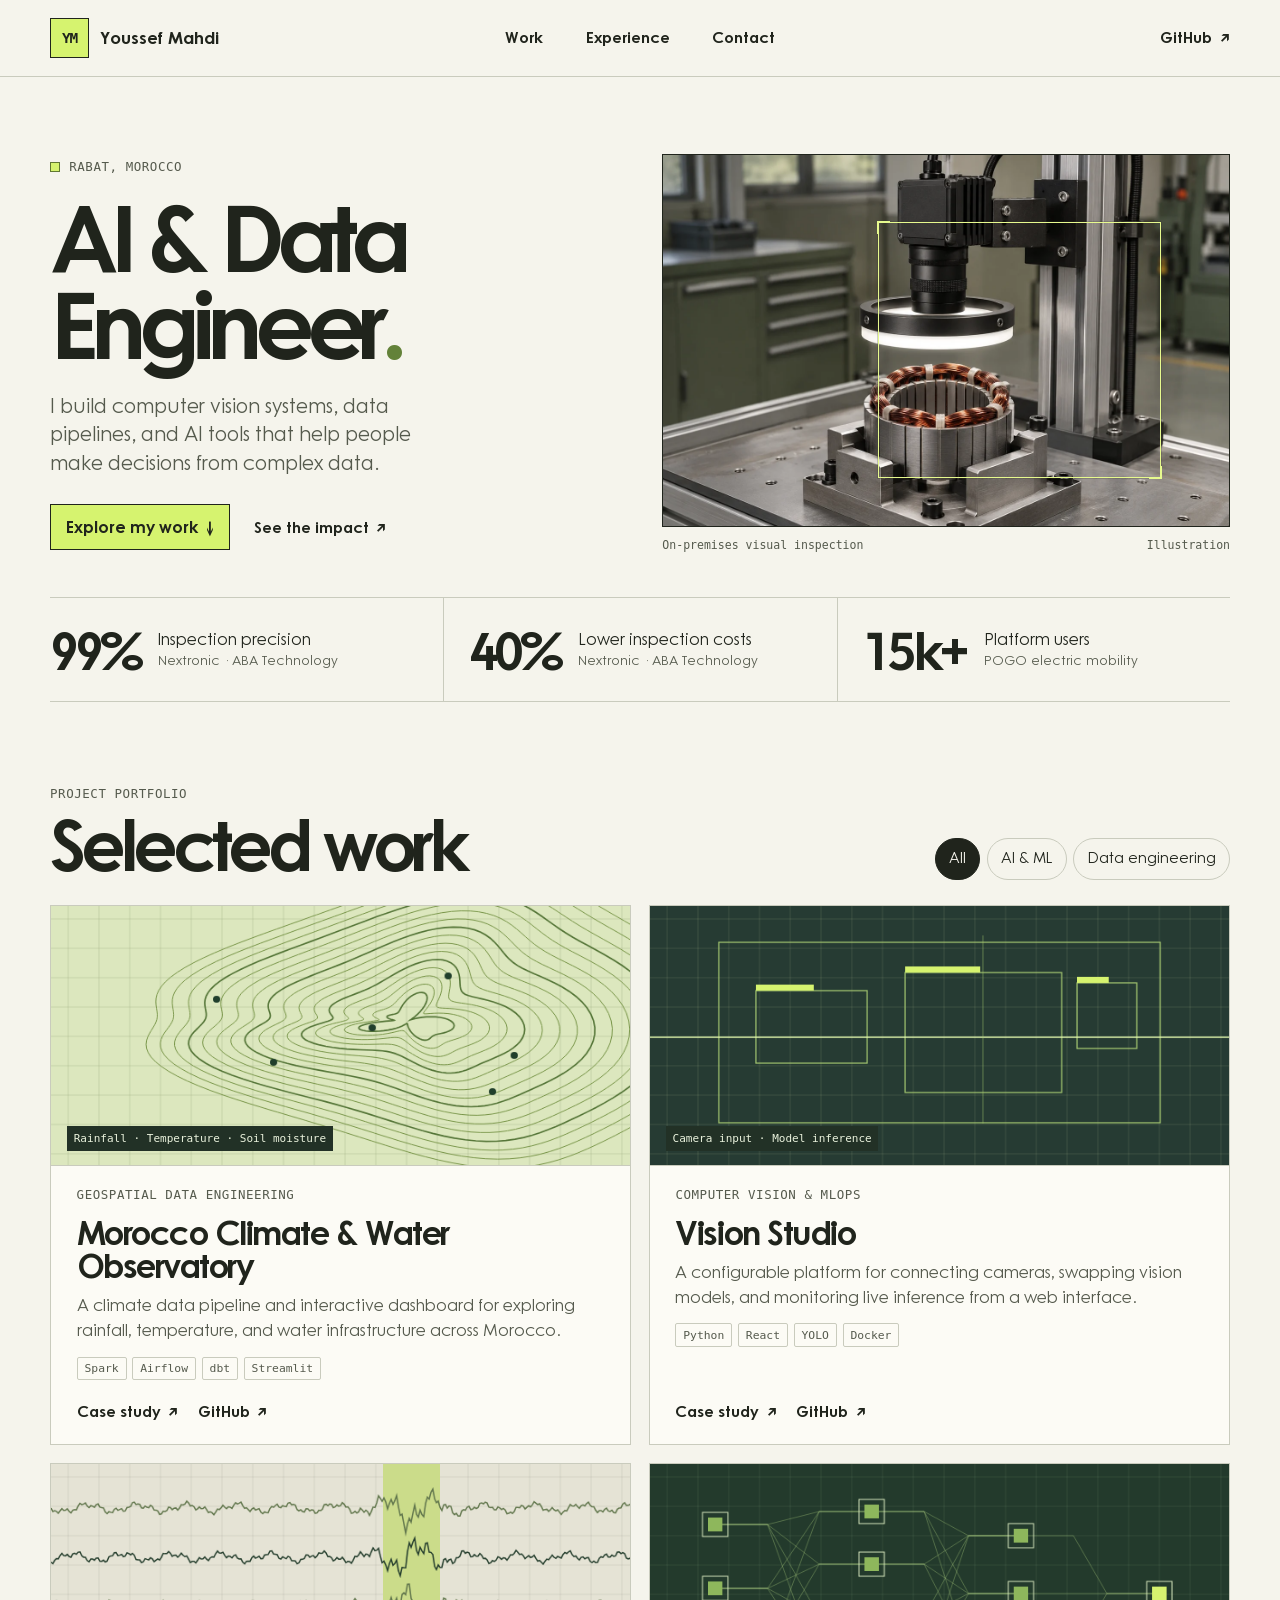
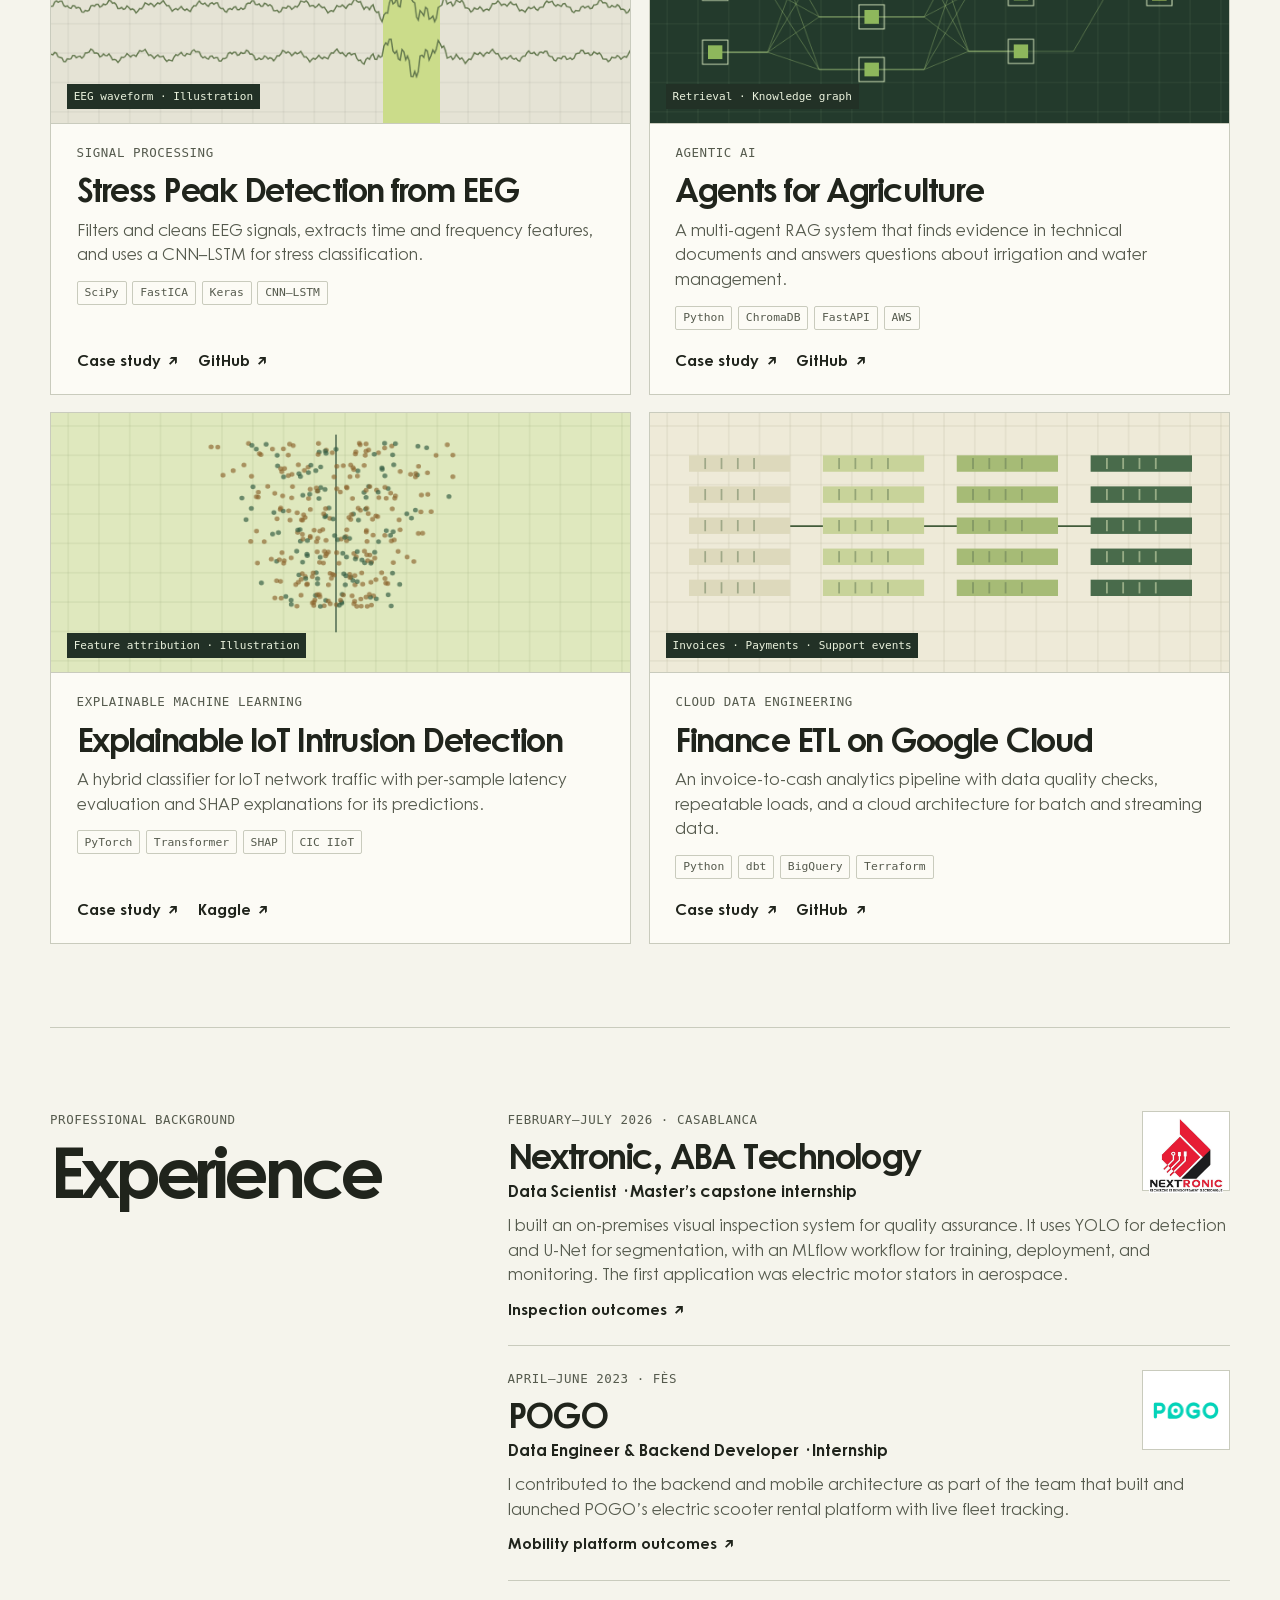
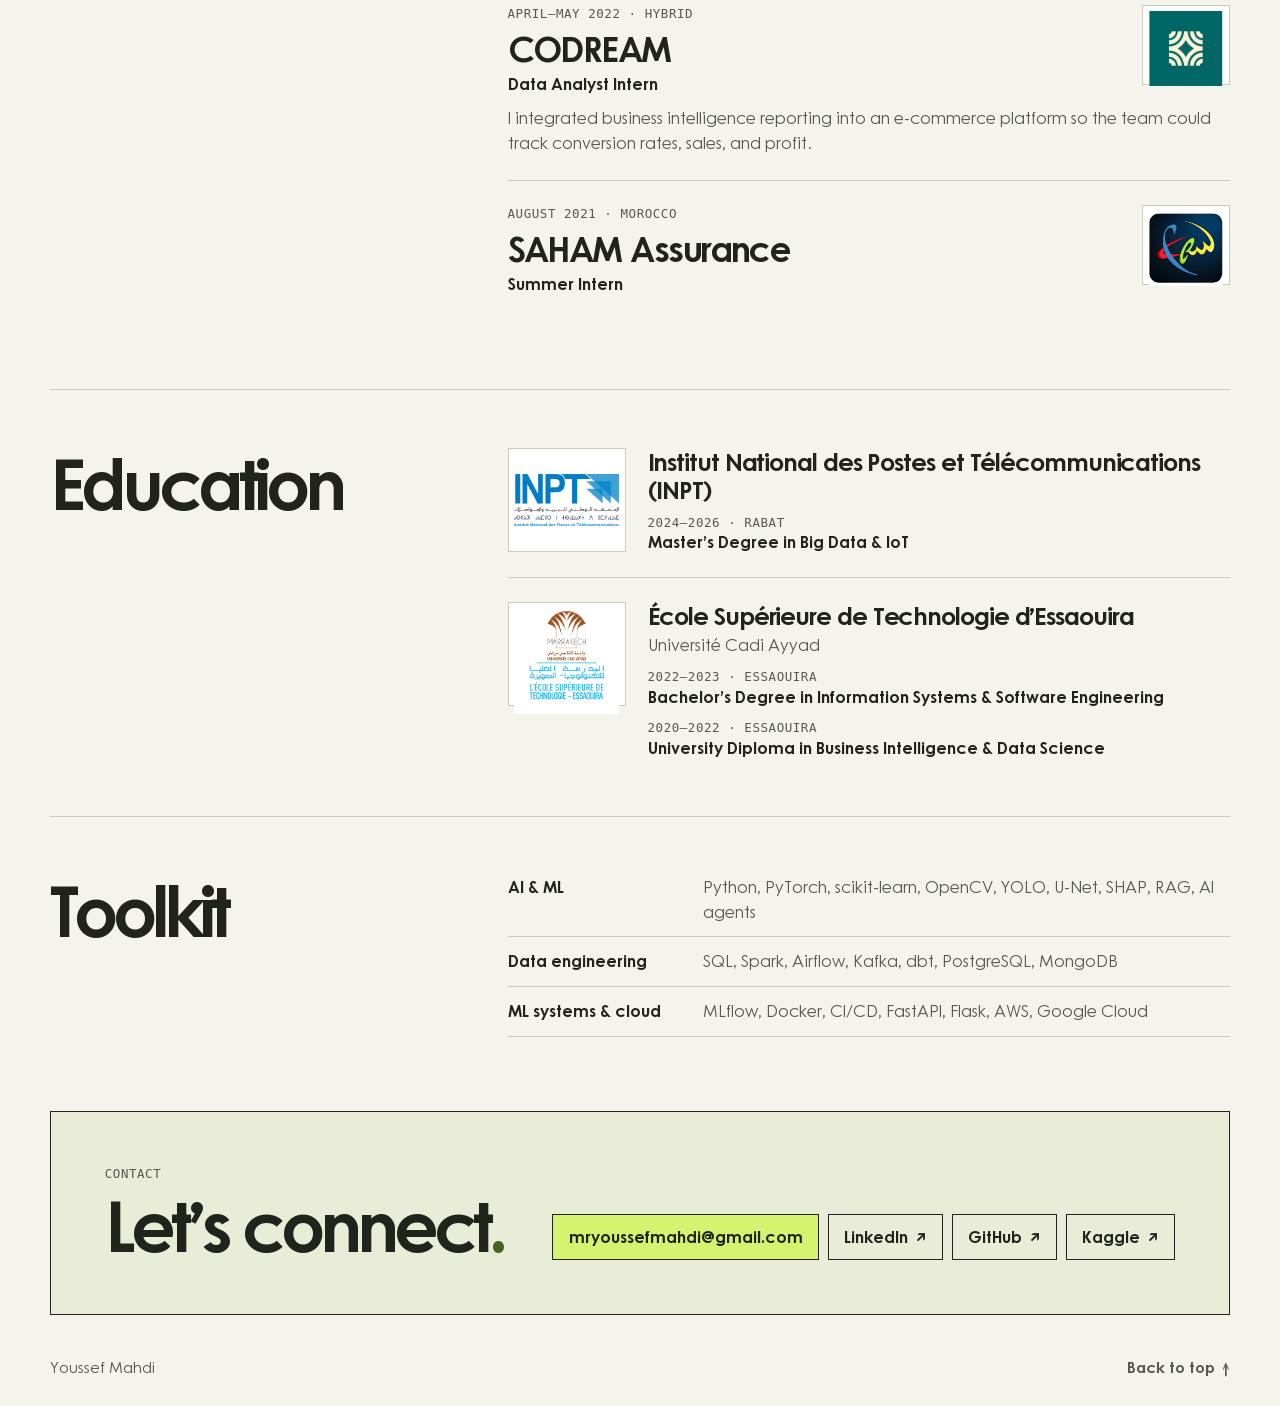
<file: index.html>
<!doctype html>
<html lang="en">
<head>
  <meta charset="utf-8">
  <meta name="viewport" content="width=device-width, initial-scale=1">
  <meta name="description" content="Youssef Mahdi, AI &amp; Data Engineer in Rabat. Selected work in computer vision, data engineering, agentic RAG, and signal processing.">
  <meta name="theme-color" content="#f5f4ec">
  <meta property="og:title" content="Youssef Mahdi · AI &amp; Data Engineer">
  <meta property="og:description" content="Selected projects and professional experience across applied AI and data engineering.">
  <meta property="og:type" content="website">
  <title>Youssef Mahdi · AI &amp; Data Engineer</title>
  <link rel="icon" href="assets/mark.png" type="image/png">
  <link rel="stylesheet" href="assets/site.css">
  <script src="assets/site.js" defer></script>
</head>
<body>
  <a class="skip-link" href="#main">Skip to content</a>
  <header class="site-header">
    <div class="shell header-inner">
      <a class="wordmark" href="index.html" aria-label="Youssef Mahdi, home"><span class="mark" aria-hidden="true">YM</span><span>Youssef Mahdi</span></a>
      <nav class="main-nav" aria-label="Main">
        <a href="#work">Work</a>
        <a href="#experience">Experience</a>
        <a href="#contact">Contact</a>
      </nav>
      <a class="header-link" href="https://github.com/mahdiyoussef">GitHub <span aria-hidden="true">↗</span></a>
    </div>
  </header>

  <main id="main" class="shell" tabindex="-1">
    <section class="hero" aria-labelledby="intro-title">
      <div class="hero-copy">
        <p class="kicker location">Rabat, Morocco</p>
        <h1 id="intro-title">AI &amp; Data<br>Engineer<span class="hero-period" aria-hidden="true">.</span></h1>
        <p class="intro">I build computer vision systems, data pipelines, and AI tools that help people make decisions from complex data.</p>
        <div class="hero-actions">
          <a class="button button-primary" href="#work">Explore my work <span aria-hidden="true">↓</span></a>
          <a class="text-link" href="impact.html">See the impact <span aria-hidden="true">↗</span></a>
        </div>
      </div>
      <figure class="hero-figure">
        <div class="hero-media">
          <img src="assets/inspection-station.webp" alt="Illustration of a machine vision camera inspecting an electric motor stator in a fixture" width="1320" height="880" fetchpriority="high">
          <span class="inspection-box" aria-hidden="true"></span>
        </div>
        <figcaption><span>On-premises visual inspection</span><span>Illustration</span></figcaption>
      </figure>
    </section>

    <section class="outcomes" aria-label="Professional outcomes">
      <div class="outcome"><strong>99%</strong><span>Inspection precision<br><small>Nextronic · ABA Technology</small></span></div>
      <div class="outcome"><strong>40%</strong><span>Lower inspection costs<br><small>Nextronic · ABA Technology</small></span></div>
      <div class="outcome"><strong>15k+</strong><span>Platform users<br><small>POGO electric mobility</small></span></div>
    </section>

    <section id="work" class="section" aria-labelledby="work-title">
      <div class="section-head work-head">
        <div>
          <p class="kicker">Project portfolio</p>
          <h2 id="work-title">Selected work</h2>
        </div>
        <div class="filters" role="group" aria-label="Filter projects" hidden>
          <button type="button" data-filter="all" aria-pressed="true">All</button>
          <button type="button" data-filter="ai" aria-pressed="false">AI &amp; ML</button>
          <button type="button" data-filter="data" aria-pressed="false">Data engineering</button>
        </div>
        <p class="sr-only" role="status" id="filter-status"></p>
      </div>

      <div class="project-grid">
        <article class="project-card" data-category="data">
          <div class="cover cover-climate" aria-hidden="true">
            <canvas data-art="climate" width="640" height="300"></canvas>
            <span class="cover-label">Rainfall · Temperature · Soil moisture</span>
          </div>
          <div class="project-content">
            <p class="kicker project-type">Geospatial data engineering</p>
            <h3>Morocco Climate &amp; Water Observatory</h3>
            <p>A climate data pipeline and interactive dashboard for exploring rainfall, temperature, and water infrastructure across Morocco.</p>
            <ul class="tags" aria-label="Technologies"><li>Spark</li><li>Airflow</li><li>dbt</li><li>Streamlit</li></ul>
            <div class="project-links">
              <a class="text-link" href="architecture.html#climate" aria-label="Case study: Morocco Climate &amp; Water Observatory">Case study <span aria-hidden="true">↗</span></a>
              <a class="text-link" href="https://github.com/mahdiyoussef/morocco-climate-and-water">GitHub <span aria-hidden="true">↗</span></a>
            </div>
          </div>
        </article>

        <article class="project-card" data-category="ai">
          <div class="cover cover-vision" aria-hidden="true">
            <canvas data-art="vision" width="640" height="300"></canvas>
            <span class="cover-label">Camera input · Model inference</span>
          </div>
          <div class="project-content">
            <p class="kicker project-type">Computer vision &amp; MLOps</p>
            <h3>Vision Studio</h3>
            <p>A configurable platform for connecting cameras, swapping vision models, and monitoring live inference from a web interface.</p>
            <ul class="tags" aria-label="Technologies"><li>Python</li><li>React</li><li>YOLO</li><li>Docker</li></ul>
            <div class="project-links">
              <a class="text-link" href="architecture.html#vision" aria-label="Case study: Vision Studio">Case study <span aria-hidden="true">↗</span></a>
              <a class="text-link" href="https://github.com/mahdiyoussef/vision-studio">GitHub <span aria-hidden="true">↗</span></a>
            </div>
          </div>
        </article>

        <article class="project-card" data-category="ai">
          <div class="cover cover-eeg" aria-hidden="true">
            <canvas data-art="eeg" width="640" height="300"></canvas>
            <span class="cover-label">EEG waveform · Illustration</span>
          </div>
          <div class="project-content">
            <p class="kicker project-type">Signal processing</p>
            <h3>Stress Peak Detection from EEG</h3>
            <p>Filters and cleans EEG signals, extracts time and frequency features, and uses a CNN–LSTM for stress classification.</p>
            <ul class="tags" aria-label="Technologies"><li>SciPy</li><li>FastICA</li><li>Keras</li><li>CNN–LSTM</li></ul>
            <div class="project-links">
              <a class="text-link" href="architecture.html#eeg" aria-label="Case study: Stress Peak Detection from EEG">Case study <span aria-hidden="true">↗</span></a>
              <a class="text-link" href="https://github.com/mahdiyoussef/stress-peaks-detection">GitHub <span aria-hidden="true">↗</span></a>
            </div>
          </div>
        </article>

        <article class="project-card" data-category="ai">
          <div class="cover cover-rag" aria-hidden="true">
            <canvas data-art="rag" width="640" height="300"></canvas>
            <span class="cover-label">Retrieval · Knowledge graph</span>
          </div>
          <div class="project-content">
            <p class="kicker project-type">Agentic AI</p>
            <h3>Agents for Agriculture</h3>
            <p>A multi-agent RAG system that finds evidence in technical documents and answers questions about irrigation and water management.</p>
            <ul class="tags" aria-label="Technologies"><li>Python</li><li>ChromaDB</li><li>FastAPI</li><li>AWS</li></ul>
            <div class="project-links">
              <a class="text-link" href="architecture.html#agriculture" aria-label="Case study: Agents for Agriculture">Case study <span aria-hidden="true">↗</span></a>
              <a class="text-link" href="https://github.com/mahdiyoussef/agents-for-agriculture">GitHub <span aria-hidden="true">↗</span></a>
            </div>
          </div>
        </article>

        <article class="project-card" data-category="ai">
          <div class="cover cover-iot" aria-hidden="true">
            <canvas data-art="iot" width="640" height="300"></canvas>
            <span class="cover-label">Feature attribution · Illustration</span>
          </div>
          <div class="project-content">
            <p class="kicker project-type">Explainable machine learning</p>
            <h3>Explainable IoT Intrusion Detection</h3>
            <p>A hybrid classifier for IoT network traffic with per-sample latency evaluation and SHAP explanations for its predictions.</p>
            <ul class="tags" aria-label="Technologies"><li>PyTorch</li><li>Transformer</li><li>SHAP</li><li>CIC IIoT</li></ul>
            <div class="project-links">
              <a class="text-link" href="architecture.html#iot" aria-label="Case study: Explainable IoT Intrusion Detection">Case study <span aria-hidden="true">↗</span></a>
              <a class="text-link" href="https://www.kaggle.com/code/mryoussefmahdi/eplainable-model-for-iot-attacks-classification">Kaggle <span aria-hidden="true">↗</span></a>
            </div>
          </div>
        </article>

        <article class="project-card" data-category="data">
          <div class="cover cover-finance" aria-hidden="true">
            <canvas data-art="finance" width="640" height="300"></canvas>
            <span class="cover-label">Invoices · Payments · Support events</span>
          </div>
          <div class="project-content">
            <p class="kicker project-type">Cloud data engineering</p>
            <h3>Finance ETL on Google Cloud</h3>
            <p>An invoice-to-cash analytics pipeline with data quality checks, repeatable loads, and a cloud architecture for batch and streaming data.</p>
            <ul class="tags" aria-label="Technologies"><li>Python</li><li>dbt</li><li>BigQuery</li><li>Terraform</li></ul>
            <div class="project-links">
              <a class="text-link" href="architecture.html#finance" aria-label="Case study: Finance ETL on Google Cloud">Case study <span aria-hidden="true">↗</span></a>
              <a class="text-link" href="https://github.com/mahdiyoussef/finance-etl-gcp">GitHub <span aria-hidden="true">↗</span></a>
            </div>
          </div>
        </article>
      </div>
    </section>

    <section id="experience" class="section split-section" aria-labelledby="experience-title">
      <div>
        <p class="kicker">Professional background</p>
        <h2 id="experience-title">Experience</h2>
      </div>
      <div class="entry-list">
        <article class="entry">
          <header class="entry-heading">
            <div>
              <p class="kicker">February–July 2026 · Casablanca</p>
              <h3>Nextronic, ABA Technology</h3>
              <p class="entry-role">Data Scientist · Master’s capstone internship</p>
            </div>
            <div class="employer-logo"><img src="assets/nextronic.png" alt="" width="280" height="280" loading="lazy"></div>
          </header>
          <p>I built an on-premises visual inspection system for quality assurance. It uses YOLO for detection and U-Net for segmentation, with an MLflow workflow for training, deployment, and monitoring. The first application was electric motor stators in aerospace.</p>
          <a class="text-link" href="impact.html#inspection">Inspection outcomes <span aria-hidden="true">↗</span></a>
        </article>
        <article class="entry">
          <header class="entry-heading">
            <div>
              <p class="kicker">April–June 2023 · Fès</p>
              <h3>POGO</h3>
              <p class="entry-role">Data Engineer &amp; Backend Developer · Internship</p>
            </div>
            <div class="employer-logo"><img src="assets/pogo.png" alt="" width="600" height="179" loading="lazy"></div>
          </header>
          <p>I contributed to the backend and mobile architecture as part of the team that built and launched POGO’s electric scooter rental platform with live fleet tracking.</p>
          <a class="text-link" href="impact.html#mobility">Mobility platform outcomes <span aria-hidden="true">↗</span></a>
        </article>
        <article class="entry">
          <header class="entry-heading">
            <div>
              <p class="kicker">April–May 2022 · Hybrid</p>
              <h3>CODREAM</h3>
              <p class="entry-role">Data Analyst Intern</p>
            </div>
            <div class="employer-logo"><img src="assets/codream.png" alt="" width="200" height="200" loading="lazy"></div>
          </header>
          <p>I integrated business intelligence reporting into an e-commerce platform so the team could track conversion rates, sales, and profit.</p>
        </article>
        <article class="entry">
          <header class="entry-heading">
            <div>
              <p class="kicker">August 2021 · Morocco</p>
              <h3>SAHAM Assurance</h3>
              <p class="entry-role">Summer Intern</p>
            </div>
            <div class="employer-logo"><img src="assets/saham-assurance.png" alt="" width="280" height="280" loading="lazy"></div>
          </header>
        </article>
      </div>
    </section>

    <section id="education" class="section split-section about-section" aria-labelledby="education-title">
      <div><h2 id="education-title">Education</h2></div>
      <div class="entry-list">
        <article class="entry education-entry">
          <div class="education-logo">
            <img src="assets/inpt-rabat.png" alt="" width="1199" height="590" loading="lazy">
          </div>
          <div>
            <h3>Institut National des Postes et Télécommunications (INPT)</h3>
            <ul class="education-degrees">
              <li>
                <p class="kicker">2024–2026 · Rabat</p>
                <p class="degree">Master’s Degree in Big Data &amp; IoT</p>
              </li>
            </ul>
          </div>
        </article>
        <article class="entry education-entry">
          <div class="education-logo">
            <img src="assets/est-essaouira.png" alt="" width="554" height="554" loading="lazy">
          </div>
          <div>
            <h3>École Supérieure de Technologie d’Essaouira</h3>
            <p class="education-affiliation">Université Cadi Ayyad</p>
            <ul class="education-degrees">
              <li>
                <p class="kicker">2022–2023 · Essaouira</p>
                <p class="degree">Bachelor’s Degree in Information Systems &amp; Software Engineering</p>
              </li>
              <li>
                <p class="kicker">2020–2022 · Essaouira</p>
                <p class="degree">University Diploma in Business Intelligence &amp; Data Science</p>
              </li>
            </ul>
          </div>
        </article>
      </div>
    </section>

    <section class="section split-section about-section" aria-labelledby="skills-title">
      <div><h2 id="skills-title">Toolkit</h2></div>
      <dl class="toolkit">
        <div><dt>AI &amp; ML</dt><dd>Python, PyTorch, scikit-learn, OpenCV, YOLO, U-Net, SHAP, RAG, AI agents</dd></div>
        <div><dt>Data engineering</dt><dd>SQL, Spark, Airflow, Kafka, dbt, PostgreSQL, MongoDB</dd></div>
        <div><dt>ML systems &amp; cloud</dt><dd>MLflow, Docker, CI/CD, FastAPI, Flask, AWS, Google Cloud</dd></div>
      </dl>
    </section>

    <section id="contact" class="contact" aria-labelledby="contact-title">
      <div><p class="kicker">Contact</p><h2 id="contact-title">Let’s connect<span aria-hidden="true">.</span></h2></div>
      <div class="contact-links">
        <a class="button button-primary" href="mailto:mryoussefmahdi@gmail.com" aria-label="Email Youssef Mahdi at mryoussefmahdi@gmail.com">mryoussefmahdi@gmail.com</a>
        <a class="button button-outline" href="https://www.linkedin.com/in/youssefmahdi/">LinkedIn <span aria-hidden="true">↗</span></a>
        <a class="button button-outline" href="https://github.com/mahdiyoussef">GitHub <span aria-hidden="true">↗</span></a>
        <a class="button button-outline" href="https://www.kaggle.com/mryoussefmahdi">Kaggle <span aria-hidden="true">↗</span></a>
      </div>
    </section>
  </main>
  <footer class="shell footer"><span>Youssef Mahdi</span><a class="text-link" href="#main">Back to top <span aria-hidden="true">↑</span></a></footer>
</body>
</html>
</file>
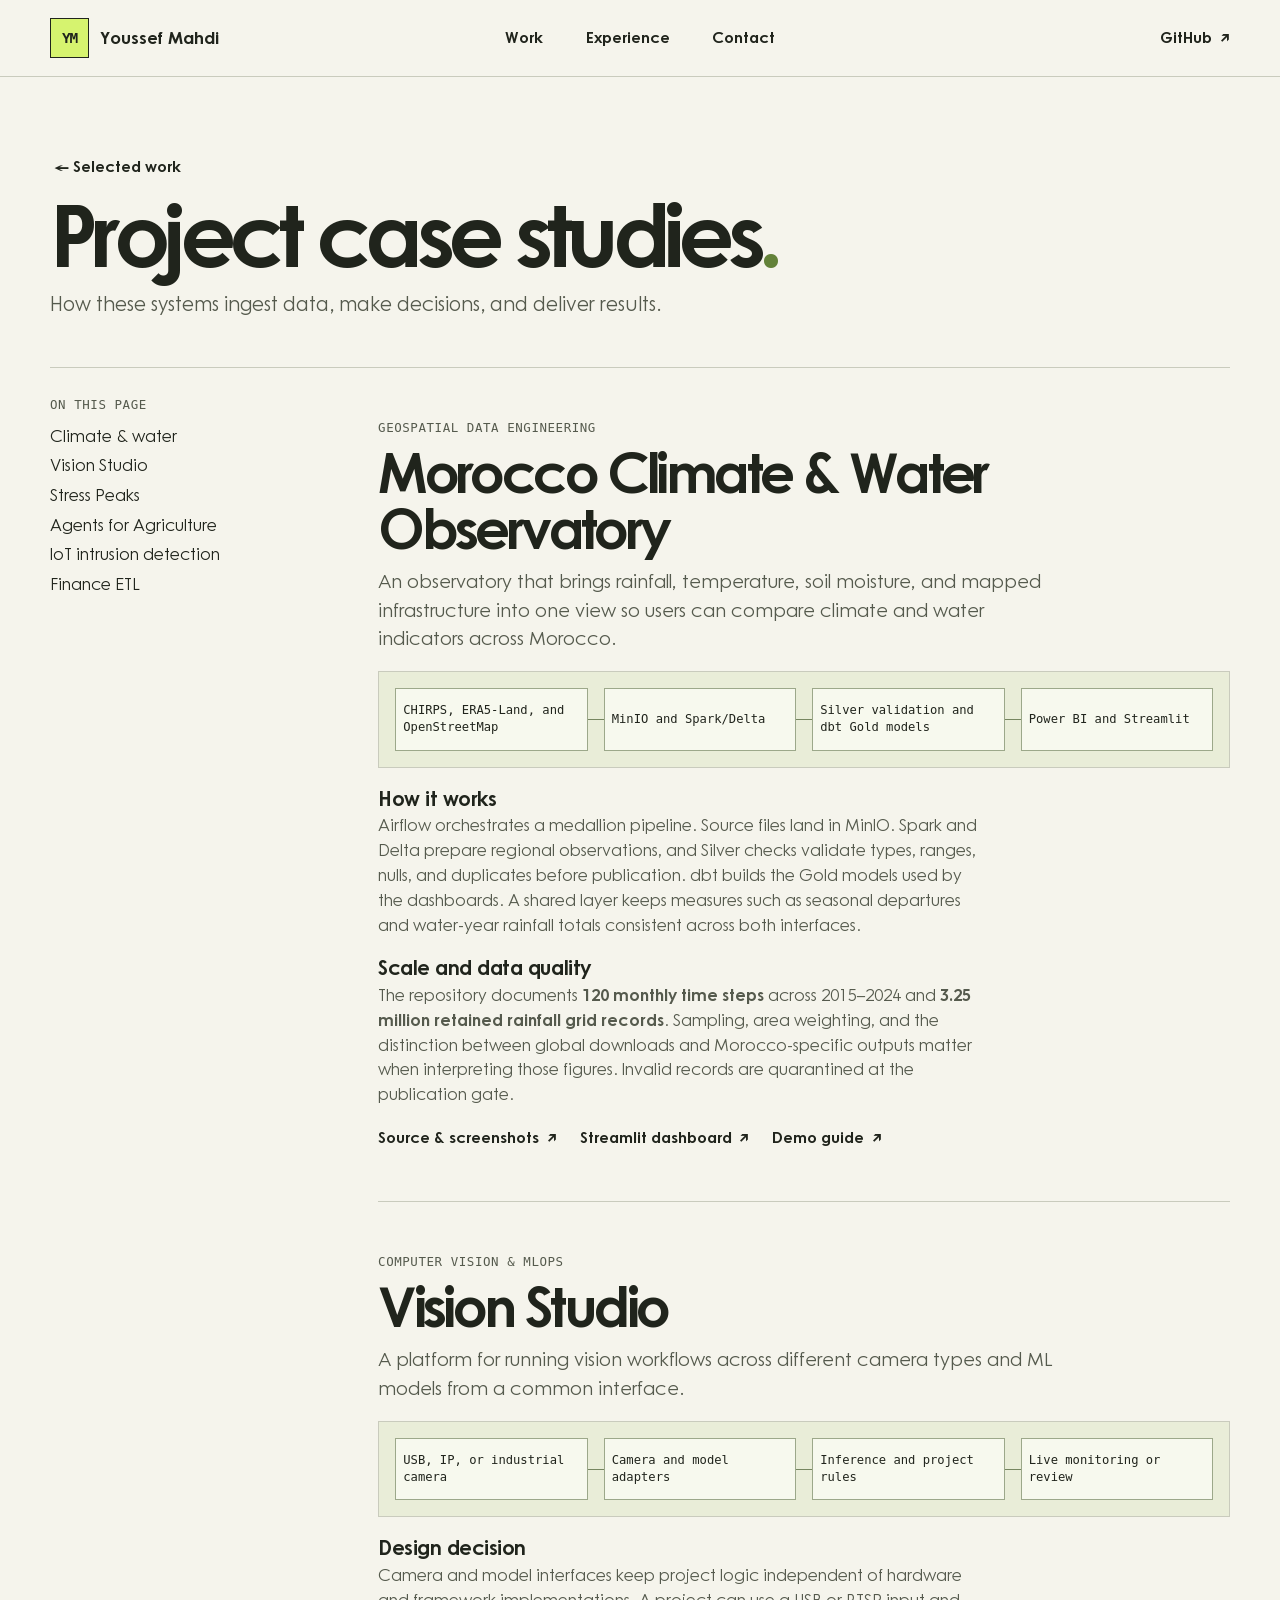
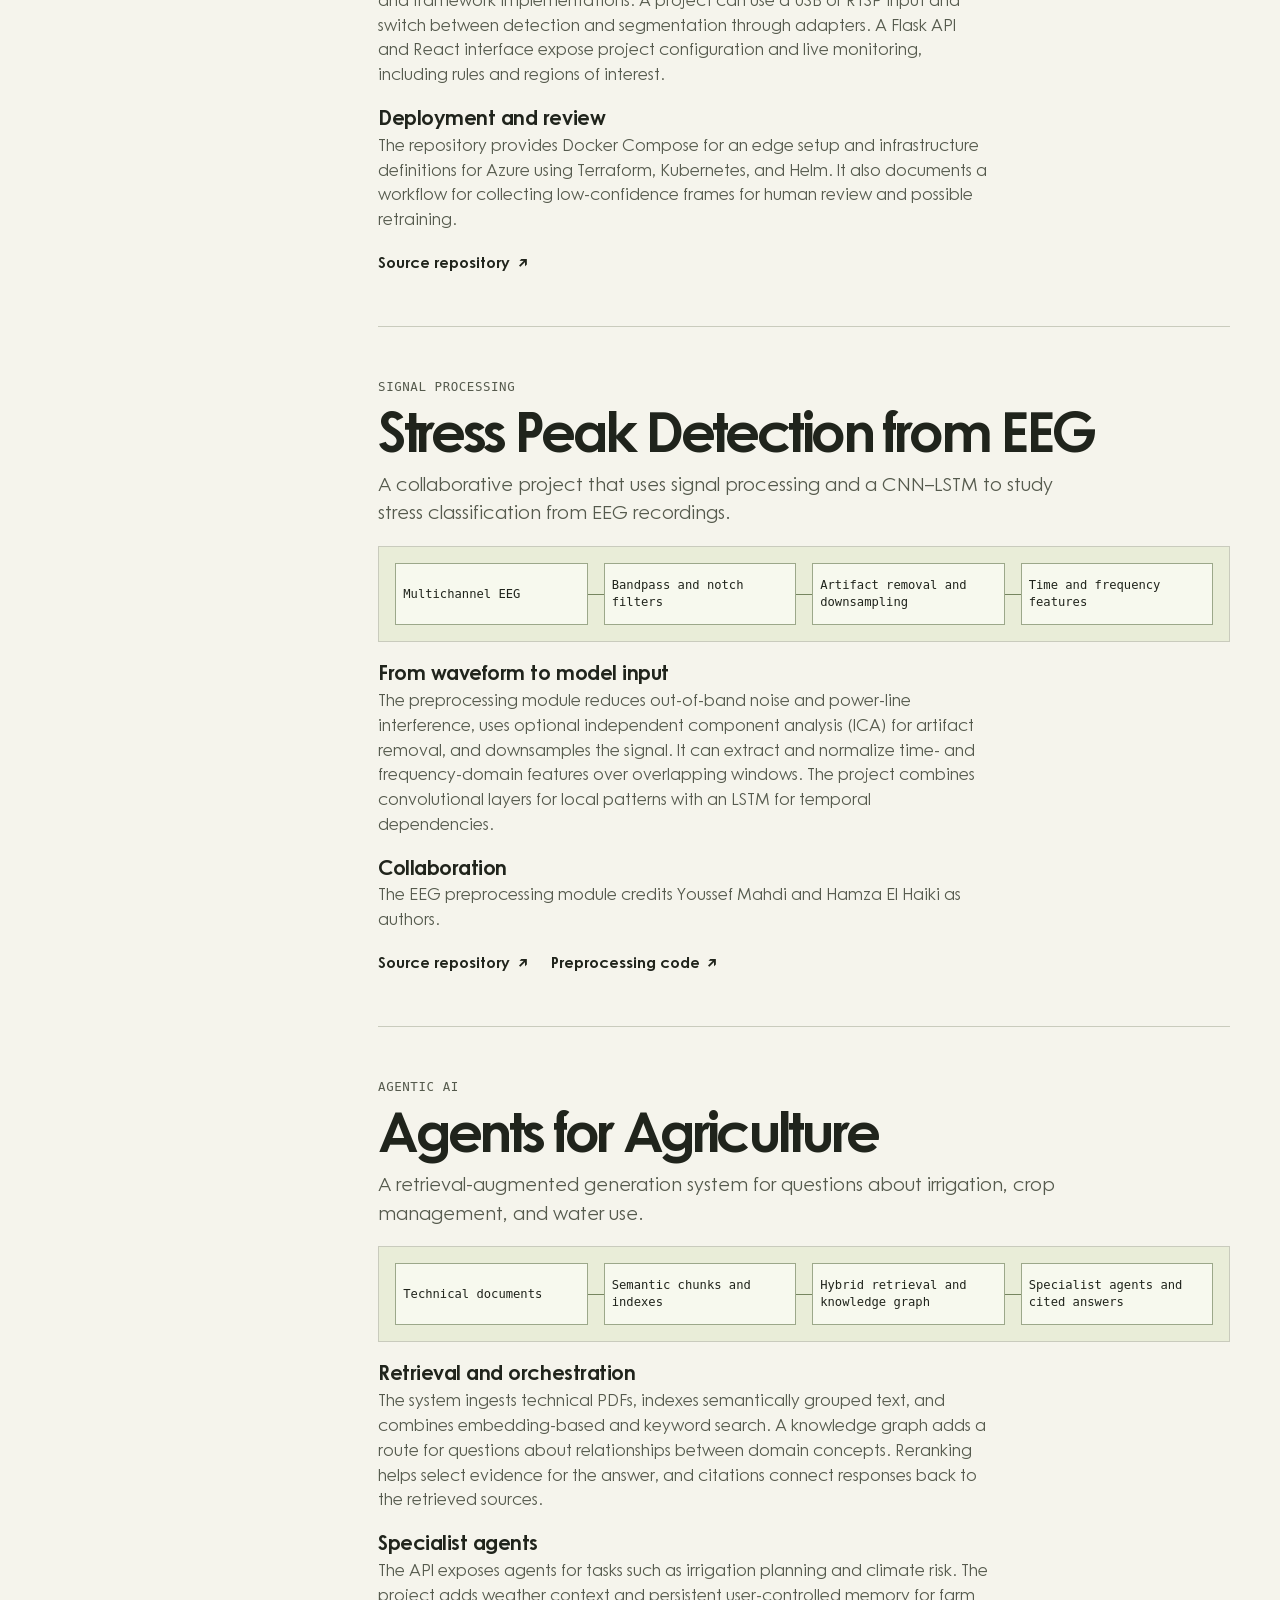
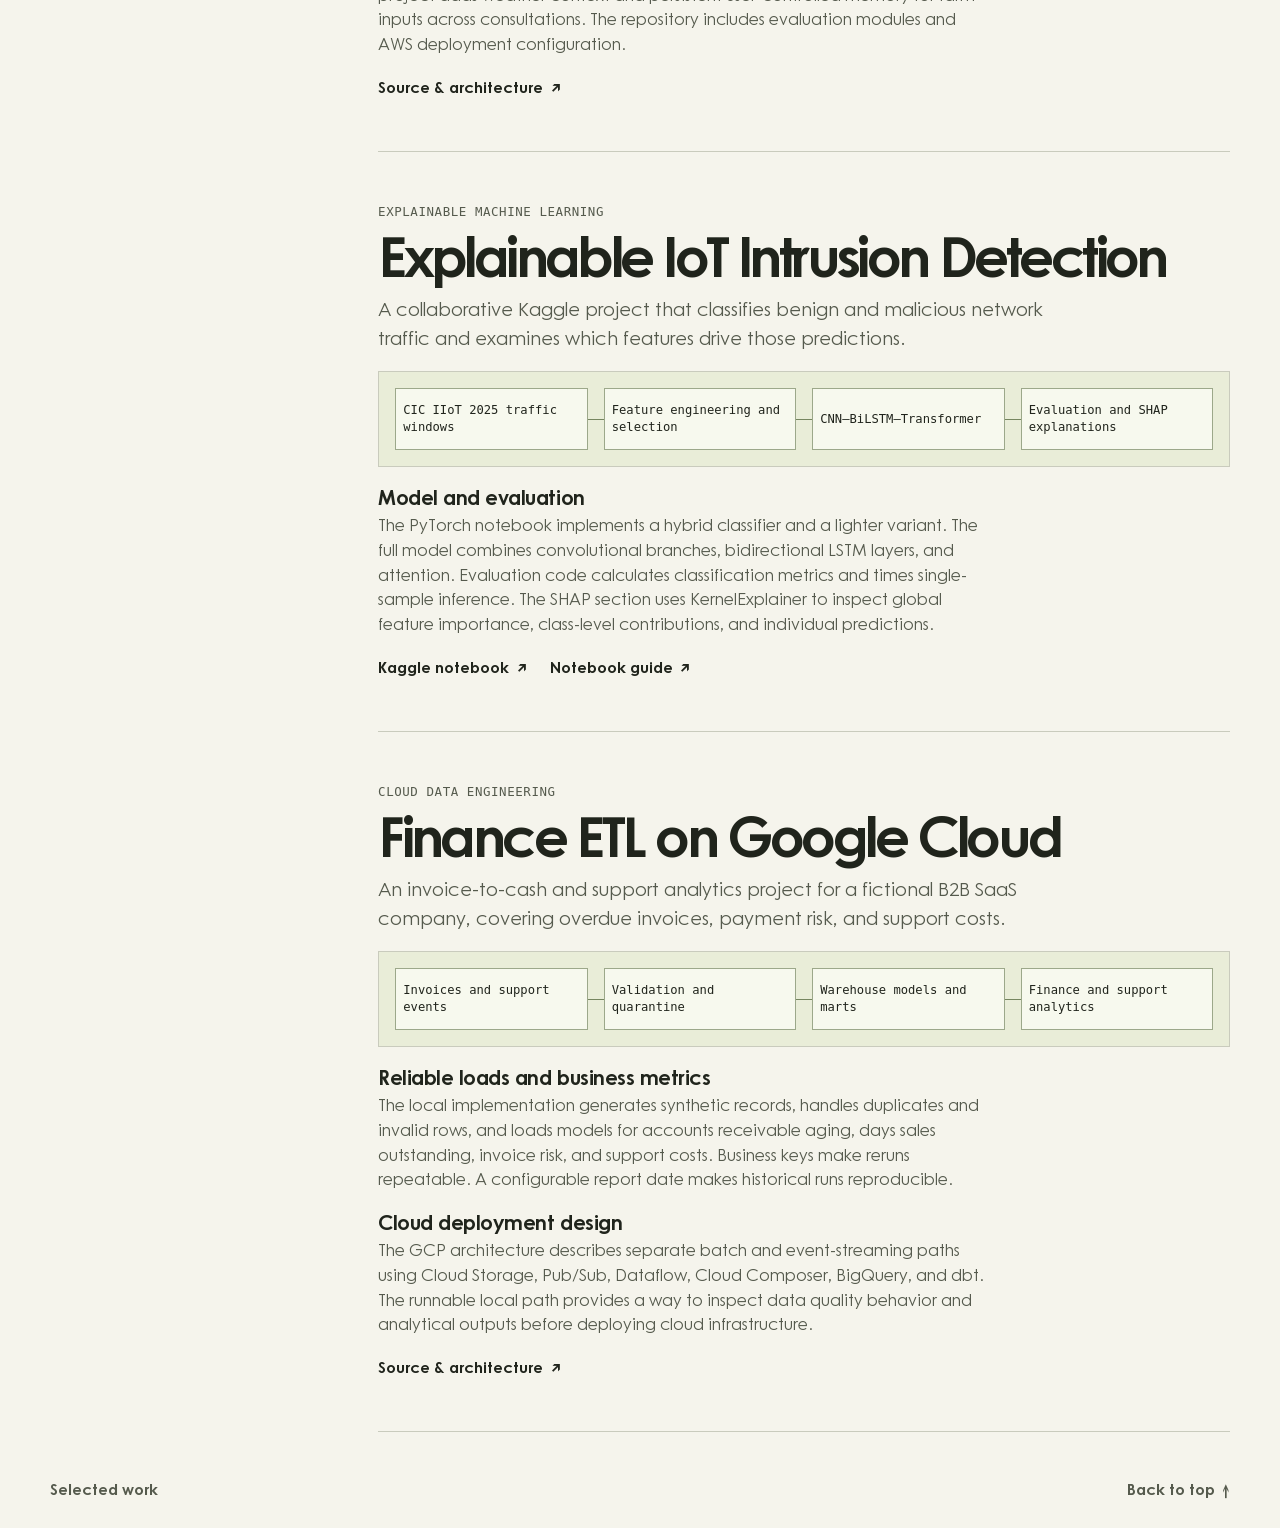
<file: architecture.html>
<!doctype html>
<html lang="en">
<head>
  <meta charset="utf-8">
  <meta name="viewport" content="width=device-width, initial-scale=1">
  <meta name="description" content="Technical case studies from Youssef Mahdi’s AI and data engineering portfolio.">
  <meta name="theme-color" content="#f5f4ec">
  <title>Project case studies · Youssef Mahdi</title>
  <link rel="icon" href="assets/mark.png" type="image/png">
  <link rel="stylesheet" href="assets/site.css">
</head>
<body>
  <a class="skip-link" href="#main">Skip to content</a>
  <header class="site-header">
    <div class="shell header-inner">
      <a class="wordmark" href="index.html" aria-label="Youssef Mahdi, home"><span class="mark" aria-hidden="true">YM</span><span>Youssef Mahdi</span></a>
      <nav class="main-nav" aria-label="Main">
        <a href="index.html#work">Work</a>
        <a href="index.html#experience">Experience</a>
        <a href="index.html#contact">Contact</a>
      </nav>
      <a class="header-link" href="https://github.com/mahdiyoussef">GitHub <span aria-hidden="true">↗</span></a>
    </div>
  </header>
  <main id="main" class="shell" tabindex="-1">
    <header class="page-intro">
      <a class="text-link" href="index.html#work"><span aria-hidden="true">←</span> Selected work</a>
      <h1>Project case studies<span class="hero-period" aria-hidden="true">.</span></h1>
      <p class="intro">How these systems ingest data, make decisions, and deliver results.</p>
    </header>
    <div class="case-layout">
      <nav class="case-nav" aria-label="Case studies on this page">
        <p class="kicker">On this page</p>
        <ul>
          <li><a href="#climate">Climate &amp; water</a></li>
          <li><a href="#vision">Vision Studio</a></li>
          <li><a href="#eeg">Stress Peaks</a></li>
          <li><a href="#agriculture">Agents for Agriculture</a></li>
          <li><a href="#iot">IoT intrusion detection</a></li>
          <li><a href="#finance">Finance ETL</a></li>
        </ul>
      </nav>

      <div class="case-list">
        <article id="climate" class="case">
          <p class="kicker">Geospatial data engineering</p>
          <h2>Morocco Climate &amp; Water Observatory</h2>
          <p class="case-lead">An observatory that brings rainfall, temperature, soil moisture, and mapped infrastructure into one view so users can compare climate and water indicators across Morocco.</p>
          <ol class="flow" aria-label="Climate observatory data flow">
            <li>CHIRPS, ERA5-Land, and OpenStreetMap</li>
            <li>MinIO and Spark/Delta</li>
            <li>Silver validation and dbt Gold models</li>
            <li>Power BI and Streamlit</li>
          </ol>
          <h3>How it works</h3>
          <p>Airflow orchestrates a medallion pipeline. Source files land in MinIO. Spark and Delta prepare regional observations, and Silver checks validate types, ranges, nulls, and duplicates before publication. dbt builds the Gold models used by the dashboards. A shared layer keeps measures such as seasonal departures and water-year rainfall totals consistent across both interfaces.</p>
          <h3>Scale and data quality</h3>
          <p>The repository documents <strong>120 monthly time steps</strong> across 2015–2024 and <strong>3.25 million retained rainfall grid records</strong>. Sampling, area weighting, and the distinction between global downloads and Morocco-specific outputs matter when interpreting those figures. Invalid records are quarantined at the publication gate.</p>
          <div class="case-links">
            <a class="text-link" href="https://github.com/mahdiyoussef/morocco-climate-and-water">Source &amp; screenshots <span aria-hidden="true">↗</span></a>
            <a class="text-link" href="https://moroccoclimate2024.streamlit.app/">Streamlit dashboard <span aria-hidden="true">↗</span></a>
            <a class="text-link" href="demo.html#observatory">Demo guide <span aria-hidden="true">↗</span></a>
          </div>
        </article>

        <article id="vision" class="case">
          <p class="kicker">Computer vision &amp; MLOps</p>
          <h2>Vision Studio</h2>
          <p class="case-lead">A platform for running vision workflows across different camera types and ML models from a common interface.</p>
          <ol class="flow" aria-label="Vision Studio inference flow">
            <li>USB, IP, or industrial camera</li>
            <li>Camera and model adapters</li>
            <li>Inference and project rules</li>
            <li>Live monitoring or review</li>
          </ol>
          <h3>Design decision</h3>
          <p>Camera and model interfaces keep project logic independent of hardware and framework implementations. A project can use a USB or RTSP input and switch between detection and segmentation through adapters. A Flask API and React interface expose project configuration and live monitoring, including rules and regions of interest.</p>
          <h3>Deployment and review</h3>
          <p>The repository provides Docker Compose for an edge setup and infrastructure definitions for Azure using Terraform, Kubernetes, and Helm. It also documents a workflow for collecting low-confidence frames for human review and possible retraining.</p>
          <div class="case-links"><a class="text-link" href="https://github.com/mahdiyoussef/vision-studio">Source repository <span aria-hidden="true">↗</span></a></div>
        </article>

        <article id="eeg" class="case">
          <p class="kicker">Signal processing</p>
          <h2>Stress Peak Detection from EEG</h2>
          <p class="case-lead">A collaborative project that uses signal processing and a CNN–LSTM to study stress classification from EEG recordings.</p>
          <ol class="flow" aria-label="EEG preprocessing flow">
            <li>Multichannel EEG</li>
            <li>Bandpass and notch filters</li>
            <li>Artifact removal and downsampling</li>
            <li>Time and frequency features</li>
          </ol>
          <h3>From waveform to model input</h3>
          <p>The preprocessing module reduces out-of-band noise and power-line interference, uses optional independent component analysis (ICA) for artifact removal, and downsamples the signal. It can extract and normalize time- and frequency-domain features over overlapping windows. The project combines convolutional layers for local patterns with an LSTM for temporal dependencies.</p>
          <h3>Collaboration</h3>
          <p>The EEG preprocessing module credits Youssef Mahdi and Hamza El Haiki as authors.</p>
          <div class="case-links">
            <a class="text-link" href="https://github.com/mahdiyoussef/stress-peaks-detection">Source repository <span aria-hidden="true">↗</span></a>
            <a class="text-link" href="https://github.com/mahdiyoussef/stress-peaks-detection/blob/main/src/preprocessing/eeg_preprocessor.py">Preprocessing code <span aria-hidden="true">↗</span></a>
          </div>
        </article>

        <article id="agriculture" class="case">
          <p class="kicker">Agentic AI</p>
          <h2>Agents for Agriculture</h2>
          <p class="case-lead">A retrieval-augmented generation system for questions about irrigation, crop management, and water use.</p>
          <ol class="flow" aria-label="Agriculture retrieval and reasoning flow">
            <li>Technical documents</li>
            <li>Semantic chunks and indexes</li>
            <li>Hybrid retrieval and knowledge graph</li>
            <li>Specialist agents and cited answers</li>
          </ol>
          <h3>Retrieval and orchestration</h3>
          <p>The system ingests technical PDFs, indexes semantically grouped text, and combines embedding-based and keyword search. A knowledge graph adds a route for questions about relationships between domain concepts. Reranking helps select evidence for the answer, and citations connect responses back to the retrieved sources.</p>
          <h3>Specialist agents</h3>
          <p>The API exposes agents for tasks such as irrigation planning and climate risk. The project adds weather context and persistent user-controlled memory for farm inputs across consultations. The repository includes evaluation modules and AWS deployment configuration.</p>
          <div class="case-links"><a class="text-link" href="https://github.com/mahdiyoussef/agents-for-agriculture">Source &amp; architecture <span aria-hidden="true">↗</span></a></div>
        </article>

        <article id="iot" class="case">
          <p class="kicker">Explainable machine learning</p>
          <h2>Explainable IoT Intrusion Detection</h2>
          <p class="case-lead">A collaborative Kaggle project that classifies benign and malicious network traffic and examines which features drive those predictions.</p>
          <ol class="flow" aria-label="IoT intrusion detection model flow">
            <li>CIC IIoT 2025 traffic windows</li>
            <li>Feature engineering and selection</li>
            <li>CNN–BiLSTM–Transformer</li>
            <li>Evaluation and SHAP explanations</li>
          </ol>
          <h3>Model and evaluation</h3>
          <p>The PyTorch notebook implements a hybrid classifier and a lighter variant. The full model combines convolutional branches, bidirectional LSTM layers, and attention. Evaluation code calculates classification metrics and times single-sample inference. The SHAP section uses KernelExplainer to inspect global feature importance, class-level contributions, and individual predictions.</p>
          <div class="case-links">
            <a class="text-link" href="https://www.kaggle.com/code/mryoussefmahdi/eplainable-model-for-iot-attacks-classification">Kaggle notebook <span aria-hidden="true">↗</span></a>
            <a class="text-link" href="demo.html#notebook">Notebook guide <span aria-hidden="true">↗</span></a>
          </div>
        </article>

        <article id="finance" class="case">
          <p class="kicker">Cloud data engineering</p>
          <h2>Finance ETL on Google Cloud</h2>
          <p class="case-lead">An invoice-to-cash and support analytics project for a fictional B2B SaaS company, covering overdue invoices, payment risk, and support costs.</p>
          <ol class="flow" aria-label="Finance analytics data flow">
            <li>Invoices and support events</li>
            <li>Validation and quarantine</li>
            <li>Warehouse models and marts</li>
            <li>Finance and support analytics</li>
          </ol>
          <h3>Reliable loads and business metrics</h3>
          <p>The local implementation generates synthetic records, handles duplicates and invalid rows, and loads models for accounts receivable aging, days sales outstanding, invoice risk, and support costs. Business keys make reruns repeatable. A configurable report date makes historical runs reproducible.</p>
          <h3>Cloud deployment design</h3>
          <p>The GCP architecture describes separate batch and event-streaming paths using Cloud Storage, Pub/Sub, Dataflow, Cloud Composer, BigQuery, and dbt. The runnable local path provides a way to inspect data quality behavior and analytical outputs before deploying cloud infrastructure.</p>
          <div class="case-links"><a class="text-link" href="https://github.com/mahdiyoussef/finance-etl-gcp">Source &amp; architecture <span aria-hidden="true">↗</span></a></div>
        </article>
      </div>
    </div>
  </main>
  <footer class="shell footer"><a class="text-link" href="index.html#work">Selected work</a><a class="text-link" href="#main">Back to top <span aria-hidden="true">↑</span></a></footer>
</body>
</html>
</file>
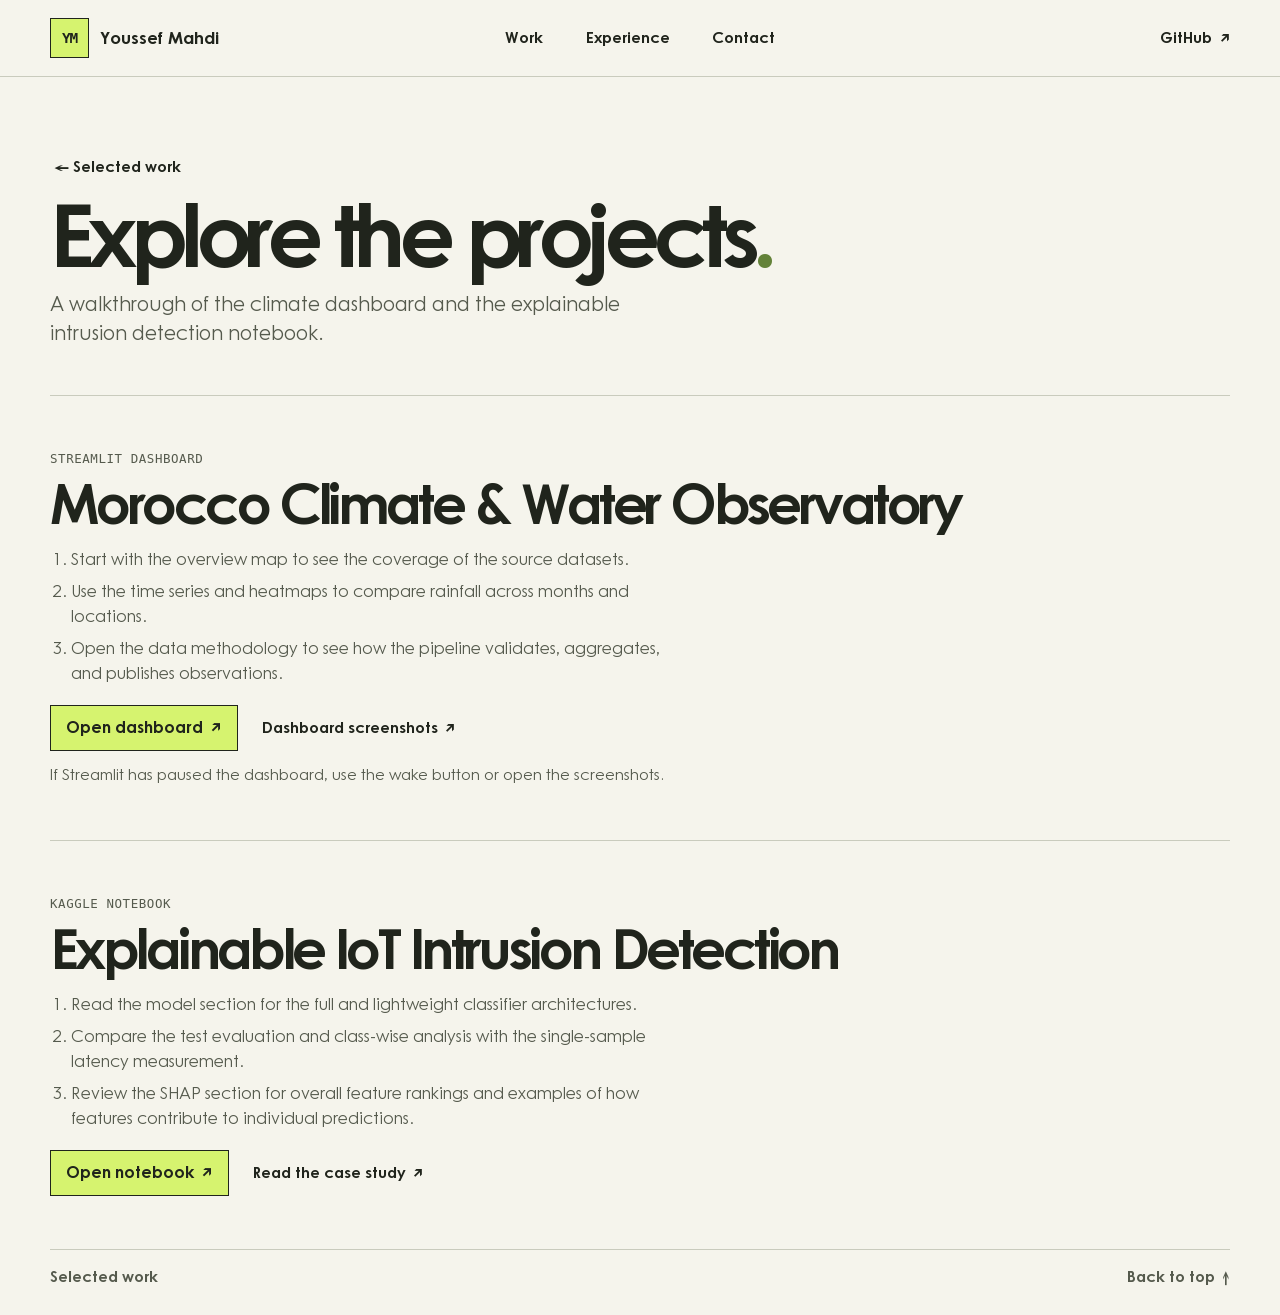
<file: demo.html>
<!doctype html>
<html lang="en">
<head>
  <meta charset="utf-8">
  <meta name="viewport" content="width=device-width, initial-scale=1">
  <meta name="description" content="A guided look at Youssef Mahdi’s climate dashboard and explainable machine learning notebook.">
  <meta name="theme-color" content="#f5f4ec">
  <title>Project demos · Youssef Mahdi</title>
  <link rel="icon" href="assets/mark.png" type="image/png">
  <link rel="stylesheet" href="assets/site.css">
</head>
<body>
  <a class="skip-link" href="#main">Skip to content</a>
  <header class="site-header">
    <div class="shell header-inner">
      <a class="wordmark" href="index.html" aria-label="Youssef Mahdi, home"><span class="mark" aria-hidden="true">YM</span><span>Youssef Mahdi</span></a>
      <nav class="main-nav" aria-label="Main">
        <a href="index.html#work">Work</a>
        <a href="index.html#experience">Experience</a>
        <a href="index.html#contact">Contact</a>
      </nav>
      <a class="header-link" href="https://github.com/mahdiyoussef">GitHub <span aria-hidden="true">↗</span></a>
    </div>
  </header>
  <main id="main" class="shell" tabindex="-1">
    <header class="page-intro">
      <a class="text-link" href="index.html#work"><span aria-hidden="true">←</span> Selected work</a>
      <h1>Explore the projects<span class="hero-period" aria-hidden="true">.</span></h1>
      <p class="intro">A walkthrough of the climate dashboard and the explainable intrusion detection notebook.</p>
    </header>
    <div class="impact-list">
      <article id="observatory" class="demo-case">
        <p class="kicker">Streamlit dashboard</p>
        <h2>Morocco Climate &amp; Water Observatory</h2>
        <ol class="walkthrough">
          <li>Start with the overview map to see the coverage of the source datasets.</li>
          <li>Use the time series and heatmaps to compare rainfall across months and locations.</li>
          <li>Open the data methodology to see how the pipeline validates, aggregates, and publishes observations.</li>
        </ol>
        <div class="case-links">
          <a class="button button-primary" href="https://moroccoclimate2024.streamlit.app/">Open dashboard <span aria-hidden="true">↗</span></a>
          <a class="text-link" href="https://github.com/mahdiyoussef/morocco-climate-and-water#dashboard-screenshots">Dashboard screenshots <span aria-hidden="true">↗</span></a>
        </div>
        <p class="demo-note">If Streamlit has paused the dashboard, use the wake button or open the screenshots.</p>
      </article>
      <article id="notebook" class="demo-case">
        <p class="kicker">Kaggle notebook</p>
        <h2>Explainable IoT Intrusion Detection</h2>
        <ol class="walkthrough">
          <li>Read the model section for the full and lightweight classifier architectures.</li>
          <li>Compare the test evaluation and class-wise analysis with the single-sample latency measurement.</li>
          <li>Review the SHAP section for overall feature rankings and examples of how features contribute to individual predictions.</li>
        </ol>
        <div class="case-links">
          <a class="button button-primary" href="https://www.kaggle.com/code/mryoussefmahdi/eplainable-model-for-iot-attacks-classification">Open notebook <span aria-hidden="true">↗</span></a>
          <a class="text-link" href="architecture.html#iot">Read the case study <span aria-hidden="true">↗</span></a>
        </div>
      </article>
    </div>
  </main>
  <footer class="shell footer"><a class="text-link" href="index.html#work">Selected work</a><a class="text-link" href="#main">Back to top <span aria-hidden="true">↑</span></a></footer>
</body>
</html>
</file>
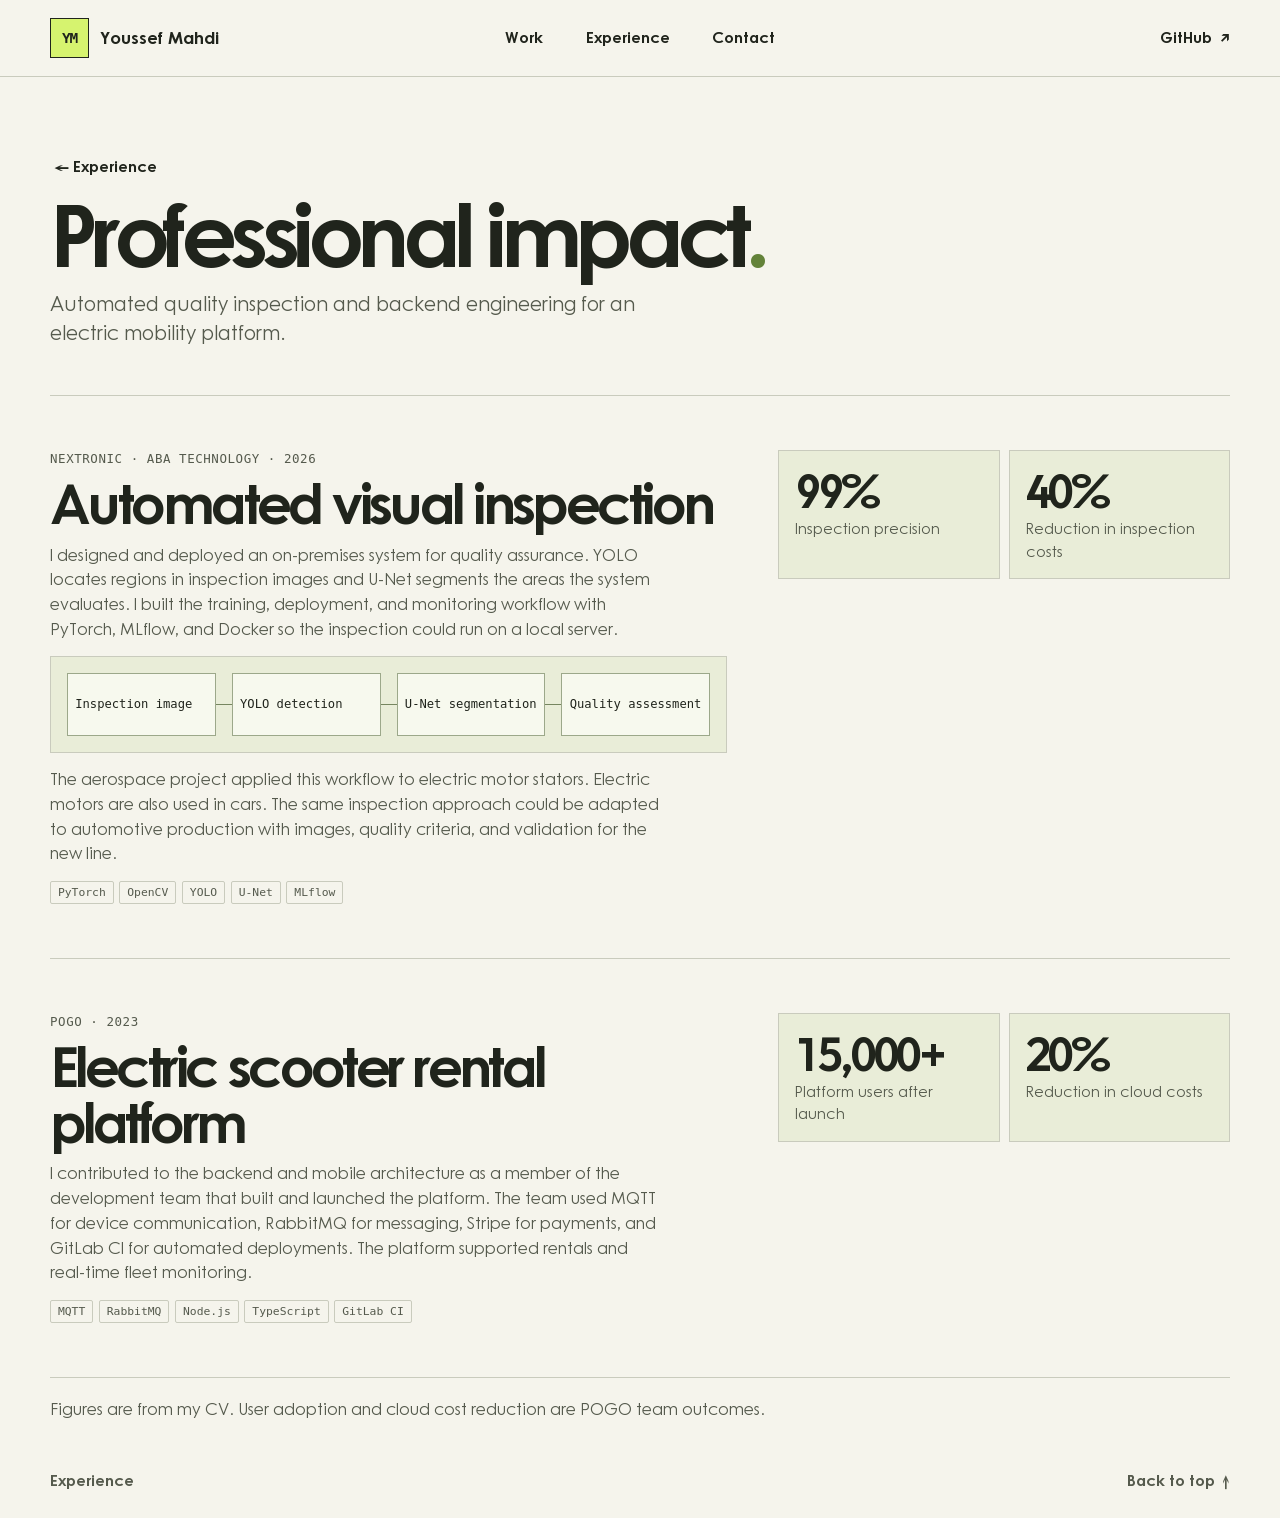
<file: impact.html>
<!doctype html>
<html lang="en">
<head>
  <meta charset="utf-8">
  <meta name="viewport" content="width=device-width, initial-scale=1">
  <meta name="description" content="Professional outcomes from Youssef Mahdi’s work in aerospace inspection and electric mobility.">
  <meta name="theme-color" content="#f5f4ec">
  <title>Professional impact · Youssef Mahdi</title>
  <link rel="icon" href="assets/mark.png" type="image/png">
  <link rel="stylesheet" href="assets/site.css">
</head>
<body>
  <a class="skip-link" href="#main">Skip to content</a>
  <header class="site-header">
    <div class="shell header-inner">
      <a class="wordmark" href="index.html" aria-label="Youssef Mahdi, home"><span class="mark" aria-hidden="true">YM</span><span>Youssef Mahdi</span></a>
      <nav class="main-nav" aria-label="Main">
        <a href="index.html#work">Work</a>
        <a href="index.html#experience">Experience</a>
        <a href="index.html#contact">Contact</a>
      </nav>
      <a class="header-link" href="https://github.com/mahdiyoussef">GitHub <span aria-hidden="true">↗</span></a>
    </div>
  </header>
  <main id="main" class="shell" tabindex="-1">
    <header class="page-intro">
      <a class="text-link" href="index.html#experience"><span aria-hidden="true">←</span> Experience</a>
      <h1>Professional impact<span class="hero-period" aria-hidden="true">.</span></h1>
      <p class="intro">Automated quality inspection and backend engineering for an electric mobility platform.</p>
    </header>
    <div class="impact-list">
      <article id="inspection" class="impact-case">
        <div>
          <p class="kicker">Nextronic · ABA Technology · 2026</p>
          <h2>Automated visual inspection</h2>
          <p>I designed and deployed an on-premises system for quality assurance. YOLO locates regions in inspection images and U-Net segments the areas the system evaluates. I built the training, deployment, and monitoring workflow with PyTorch, MLflow, and Docker so the inspection could run on a local server.</p>
          <ol class="flow impact-flow" aria-label="Visual quality inspection workflow">
            <li>Inspection image</li>
            <li>YOLO detection</li>
            <li>U-Net segmentation</li>
            <li>Quality assessment</li>
          </ol>
          <p>The aerospace project applied this workflow to electric motor stators. Electric motors are also used in cars. The same inspection approach could be adapted to automotive production with images, quality criteria, and validation for the new line.</p>
          <ul class="tags" aria-label="Technologies"><li>PyTorch</li><li>OpenCV</li><li>YOLO</li><li>U-Net</li><li>MLflow</li></ul>
        </div>
        <dl class="impact-stats">
          <div><dt>Inspection precision</dt><dd>99%</dd></div>
          <div><dt>Reduction in inspection costs</dt><dd>40%</dd></div>
        </dl>
      </article>
      <article id="mobility" class="impact-case">
        <div>
          <p class="kicker">POGO · 2023</p>
          <h2>Electric scooter rental platform</h2>
          <p>I contributed to the backend and mobile architecture as a member of the development team that built and launched the platform. The team used MQTT for device communication, RabbitMQ for messaging, Stripe for payments, and GitLab CI for automated deployments. The platform supported rentals and real-time fleet monitoring.</p>
          <ul class="tags" aria-label="Technologies"><li>MQTT</li><li>RabbitMQ</li><li>Node.js</li><li>TypeScript</li><li>GitLab CI</li></ul>
        </div>
        <dl class="impact-stats">
          <div><dt>Platform users after launch</dt><dd>15,000+</dd></div>
          <div><dt>Reduction in cloud costs</dt><dd>20%</dd></div>
        </dl>
      </article>
    </div>
    <p class="source-note">Figures are from my CV. User adoption and cloud cost reduction are POGO team outcomes.</p>
  </main>
  <footer class="shell footer"><a class="text-link" href="index.html#experience">Experience</a><a class="text-link" href="#main">Back to top <span aria-hidden="true">↑</span></a></footer>
</body>
</html>
</file>
<file: assets/site.css>
@font-face {
  font-family: Outfit Gothic;
  src: url("outfit-regular.ttf") format("truetype");
  font-weight: 400;
  font-display: swap;
}

@font-face {
  font-family: Outfit Gothic;
  src: url("outfit-bold.ttf") format("truetype");
  font-weight: 700;
  font-display: swap;
}

:root {
  color-scheme: light;
  --paper: #f5f4ec;
  --panel: #fcfbf5;
  --ink: #20241c;
  --muted: #555a4d;
  --line: #c9cbbd;
  --accent: #d6f36f;
  --action: #466121;
  --mono: ui-monospace, "DejaVu Sans Mono", "Courier New", monospace;
  --shell: 1180px;
}

*, *::before, *::after { box-sizing: border-box; }
html { scroll-behavior: smooth; }
body { margin: 0; background: var(--paper); color: var(--ink); font: 400 1rem/1.55 "Outfit Gothic", "Trebuchet MS", sans-serif; }
::selection { background: var(--accent); color: var(--ink); }
a { color: inherit; text-decoration-thickness: .08em; text-underline-offset: .19em; }
a:hover { color: var(--action); }
button { font: inherit; }
:focus-visible { outline: 3px solid #52732a; outline-offset: 4px; }
[hidden] { display: none !important; }
[id] { scroll-margin-top: 1.75rem; }
p, h1, h2, h3, figure, dl, dd { margin: 0; }
h1, h2, h3 { line-height: 1.02; font-weight: 700; }

.shell { max-width: var(--shell); width: calc(100% - 5rem); margin-inline: auto; }
.sr-only, .skip-link:not(:focus) {
  position: absolute;
  width: 1px;
  height: 1px;
  overflow: hidden;
  clip-path: inset(50%);
  white-space: nowrap;
}
.skip-link:focus { position: fixed; inset: .6rem auto auto .6rem; z-index: 5; padding: .65rem 1rem; background: var(--accent); color: var(--ink); }

.site-header { border-bottom: 1px solid var(--line); }
.header-inner { min-height: 76px; display: grid; grid-template-columns: 1fr auto 1fr; align-items: center; gap: 1.2rem; }
.wordmark { display: inline-flex; justify-self: start; align-items: center; gap: .68rem; font-weight: 700; font-size: 1.05rem; text-decoration: none; white-space: nowrap; }
.mark { width: 2.45rem; aspect-ratio: 1; display: grid; place-items: center; color: var(--ink); background: var(--accent); border: 1px solid var(--ink); font: 700 .9rem/1 var(--mono); letter-spacing: -.08em; }
.main-nav { display: flex; align-items: center; gap: clamp(1rem, 3.3vw, 2.8rem); }
.main-nav a, .header-link { font-size: .94rem; font-weight: 700; text-decoration: none; }
.main-nav a:hover, .header-link:hover { text-decoration: underline; }
.header-link { justify-self: end; white-space: nowrap; }
.header-link span, .text-link span, .button span { margin-inline-start: .25em; }

.hero { display: grid; grid-template-columns: 1fr 1.04fr; align-items: center; gap: clamp(2rem, 5.2vw, 5.2rem); padding-block: clamp(3rem, 6vw, 6rem) clamp(1.8rem, 3.3vw, 3.4rem); }
.kicker { font: 400 .78rem/1.5 var(--mono); text-transform: uppercase; letter-spacing: .045em; color: var(--muted); }
.location { display: flex; align-items: center; gap: .6rem; margin-bottom: 1.05rem; }
.location::before { content: ""; width: .6rem; height: .6rem; background: var(--accent); border: 1px solid #617833; }
.hero h1 { font-size: clamp(3.6rem, 7.25vw, 7.6rem); letter-spacing: -.084em; line-height: .93; }
.hero-period { color: #638239; }
.intro { color: var(--muted); max-width: 36rem; font-size: clamp(1.06rem, 1.5vw, 1.29rem); line-height: 1.5; }
.hero .intro { margin-top: 1.6rem; max-width: 25rem; }
.hero-actions, .contact-links, .case-links { display: flex; align-items: center; flex-wrap: wrap; gap: .8rem 1.45rem; }
.hero-actions { margin-top: 1.65rem; }
.button, .text-link { display: inline-flex; align-items: center; gap: .25em; width: fit-content; font-weight: 700; text-decoration: none; }
.button { min-height: 46px; justify-content: center; padding: .6rem .95rem; border: 1px solid var(--ink); transition: background .16s ease, color .16s ease; }
.button-primary { background: var(--accent); color: var(--ink); }
.button-primary:hover { background: var(--ink); color: var(--accent); }
.button-outline:hover { background: var(--ink); color: var(--paper); }
.text-link { font-size: .94rem; }
.text-link:hover { text-decoration: underline; }

.hero-figure { align-self: end; }
.hero-media { position: relative; aspect-ratio: 1.52; border: 1px solid var(--ink); overflow: hidden; background: #b3b5a6; }
.hero-media img { display: block; width: 100%; height: 100%; object-fit: cover; object-position: 53% 58%; }
.inspection-box { position: absolute; inset: 18% 12% 13% 38%; border: 1px solid #e7fa8e; box-shadow: 0 0 0 1px #30372a35; pointer-events: none; }
.inspection-box::before, .inspection-box::after { content: ""; position: absolute; display: block; width: 13px; height: 13px; border: 2px solid #e7fa8e; }
.inspection-box::before { inset: -2px auto auto -2px; border-right: 0; border-bottom: 0; }
.inspection-box::after { inset: auto -2px -2px auto; border-left: 0; border-top: 0; }
.hero-figure figcaption { display: flex; justify-content: space-between; gap: .6rem; padding-top: .62rem; color: var(--muted); font: 400 .72rem/1.5 var(--mono); }

.outcomes { display: grid; grid-template-columns: repeat(3, 1fr); border-block: 1px solid var(--line); }
.outcome { display: flex; align-items: center; gap: clamp(.65rem, 1.4vw, 1.3rem); min-height: 103px; padding: .85rem 1rem .85rem clamp(.8rem, 2vw, 1.9rem); }
.outcome:first-child { padding-left: 0; }
.outcome + .outcome { border-left: 1px solid var(--line); }
.outcome strong { align-self: center; color: var(--ink); font-size: clamp(2.08rem, 4vw, 3.45rem); line-height: 1; letter-spacing: -.075em; white-space: nowrap; }
.outcome span { color: var(--ink); font-size: .98rem; line-height: 1.2; }
.outcome small { display: inline-block; margin-top: .29rem; color: var(--muted); font-size: .79rem; }

.section { padding-block: clamp(3rem, 6.5vw, 6rem); }
.section-head { display: flex; justify-content: space-between; align-items: end; gap: 1rem; margin-bottom: 1.6rem; }
.section-head .kicker, .split-section > div:first-child .kicker, .contact .kicker { margin-bottom: .35rem; }
.section h2, .contact h2 { font-size: clamp(2.8rem, 5.4vw, 5.15rem); letter-spacing: -.072em; }
.filters { display: flex; flex-wrap: wrap; gap: .4rem; }
.filters button { background: transparent; color: var(--ink); border: 1px solid var(--line); min-height: 42px; border-radius: 4rem; padding: .4rem .84rem; white-space: nowrap; cursor: pointer; font-size: .9rem; }
.filters button:hover { border-color: var(--ink); }
.filters button[aria-pressed="true"] { border-color: var(--ink); background: var(--ink); color: var(--paper); }

.project-grid { display: grid; grid-template-columns: repeat(2, minmax(0, 1fr)); gap: 1.1rem; }
.project-card { display: flex; flex-direction: column; min-width: 0; border: 1px solid var(--line); background: var(--panel); transition: border-color .16s ease; }
.project-card:hover, .project-card:focus-within { border-color: #6f7a5e; }
.cover { isolation: isolate; position: relative; overflow: hidden; display: block; aspect-ratio: 2.23; border-bottom: 1px solid var(--line); }
.cover canvas { position: absolute; inset: 0; width: 100%; height: 100%; }
.cover-label { position: absolute; min-height: 1.6rem; display: inline-flex; align-items: center; left: 1rem; bottom: .85rem; padding: .2rem .42rem; font: 400 .69rem/1.4 var(--mono); color: #eaf2dd; background: #223126; }
.cover-climate { background: #dce7be; }
.cover-vision { background: #263b33; }
.cover-eeg { background: #e5e3d5; }
.cover-rag { background: #233a2c; }
.cover-iot { background: #dfe8be; }
.cover-finance { background: #eeead8; }

.project-content { display: flex; flex-direction: column; flex: 1; align-items: flex-start; gap: .68rem; padding: 1.25rem clamp(1rem, 2.15vw, 1.6rem) 1.35rem; }
.project-content h3 { font-size: clamp(1.55rem, 2.55vw, 2.18rem); letter-spacing: -.045em; }
.project-content > p:not(.kicker), .entry > p:not(.kicker), .toolkit dd { color: var(--muted); }
.tags { display: flex; flex-wrap: wrap; gap: .36rem; padding: 0; margin: .2rem 0 0; list-style: none; }
.tags li { padding: .2rem .43rem; border: 1px solid var(--line); border-radius: 2px; color: var(--muted); font: 400 .71rem/1.35 var(--mono); }
.project-links { display: flex; flex-wrap: wrap; gap: .5rem 1.22rem; margin-top: auto; padding-top: .52rem; }

.split-section { display: grid; grid-template-columns: .72fr 1.28fr; gap: clamp(1.5rem, 4vw, 4.5rem); border-top: 1px solid var(--line); }
.entry + .entry { border-top: 1px solid var(--line); margin-top: 1.5rem; padding-top: 1.5rem; }
.entry h3 { margin-top: .35rem; font-size: clamp(1.4rem, 2.7vw, 2.15rem); letter-spacing: -.045em; line-height: 1.14; }
.entry .entry-role { font-weight: 700; margin-block: .22rem .6rem; }
.entry .text-link { margin-top: .65rem; }
.entry-heading { display: grid; grid-template-columns: minmax(0, 1fr) auto; align-items: start; gap: .35rem 1rem; }
.employer-logo, .education-logo { display: grid; place-items: center; padding: .35rem; border: 1px solid var(--line); background: #fff; }
.employer-logo { width: clamp(4.25rem, 9vw, 5.5rem); height: clamp(4rem, 8vw, 5rem); }
.employer-logo img, .education-logo img { display: block; width: 100%; height: 100%; object-fit: contain; }
.about-section { padding-block: clamp(2.4rem, 4.5vw, 4.25rem); }
.education-entry { display: grid; grid-template-columns: clamp(5rem, 12vw, 7.4rem) minmax(0, 1fr); gap: clamp(.75rem, 2vw, 1.35rem); align-items: start; }
.education-entry h3 { font-size: clamp(1.16rem, 2.25vw, 1.52rem); margin-block: 0 .2rem; }
.education-logo { height: clamp(5rem, 10vw, 6.5rem); }
.education-affiliation { color: var(--muted); }
.education-degrees { padding: 0; margin: .65rem 0 0; list-style: none; }
.education-degrees li + li { margin-top: .7rem; }
.education-degrees .degree { font-weight: 700; line-height: 1.3; }
.toolkit div { display: grid; grid-template-columns: minmax(8rem, .34fr) 1fr; gap: .4rem 1rem; padding: .75rem 0; border-bottom: 1px solid var(--line); }
.toolkit div:first-child { padding-top: 0; }
.toolkit dt { color: var(--ink); font-weight: 700; }

.contact { display: flex; align-items: end; justify-content: space-between; flex-wrap: wrap; gap: 1.3rem; margin-block: 1rem 1.7rem; border: 1px solid var(--ink); background: #e9edd8; padding: clamp(1.4rem, 4.2vw, 3.7rem); }
.contact h2 span { color: var(--action); }
.contact-links { gap: .55rem; }
.footer { display: flex; justify-content: space-between; align-items: baseline; gap: 1rem; padding-block: .9rem 1.65rem; color: var(--muted); font-size: .94rem; }

.page-intro { padding-block: clamp(2.8rem, 6vw, 5rem) clamp(1.6rem, 4vw, 3rem); border-bottom: 1px solid var(--line); }
.page-intro h1 { font-size: clamp(3rem, 6.8vw, 6.25rem); letter-spacing: -.075em; margin-block: .65rem .75rem; overflow-wrap: anywhere; }
.page-intro .intro { max-width: 39rem; }
.case-layout { display: grid; grid-template-columns: minmax(150px, .31fr) 1fr; gap: clamp(1.5rem, 5vw, 4.4rem); align-items: start; margin-bottom: 2rem; }
.case-nav { position: sticky; top: 1.2rem; background: var(--paper); padding-top: 1.8rem; }
.case-nav ul { list-style: none; margin: .55rem 0 0; padding: 0; display: grid; gap: .3rem; }
.case-nav a { text-decoration: none; }
.case-nav a:hover { text-decoration: underline; }
.case { padding-block: clamp(1.6rem, 4vw, 3.2rem); border-bottom: 1px solid var(--line); }
.case h2, .impact-case h2, .demo-case h2 { font-size: clamp(2rem, 4.3vw, 3.75rem); letter-spacing: -.065em; margin-block: .38rem .72rem; }
.case p:not(.kicker), .impact-case p:not(.kicker), .walkthrough { max-width: 68ch; color: var(--muted); }
.case .case-lead { font-size: 1.14rem; }
.case h3 { font-size: 1.24rem; margin-block: 1.25rem .34rem; letter-spacing: -.024em; }
.case-links { margin-top: 1.2rem; }
.flow { display: grid; grid-template-columns: repeat(4, minmax(0, 1fr)); align-items: stretch; gap: 1rem; padding: 1rem; margin: 1.2rem 0 0; background: #e9edd8; border: 1px solid var(--line); list-style: none; }
.flow li { position: relative; display: grid; align-content: center; min-height: 3.9rem; padding: .45rem; border: 1px solid #9ca88a; background: #f7f9ee; color: var(--ink); font: 400 .76rem/1.4 var(--mono); }
.flow li:not(:last-child)::after { content: ""; position: absolute; width: 1rem; height: 1px; background: #768660; left: calc(100% + 1px); top: 50%; }
.impact-case, .demo-case { padding-block: clamp(1.6rem, 4.2vw, 3.7rem); border-bottom: 1px solid var(--line); }
.impact-case { display: grid; align-items: start; grid-template-columns: 1.2fr minmax(0, .8fr); gap: clamp(1.3rem, 4vw, 4rem); }
.impact-case .tags { margin-top: .9rem; }
.impact-stats { display: grid; grid-template-columns: repeat(2, minmax(0, 1fr)); gap: .55rem; }
.impact-stats div { display: flex; flex-direction: column-reverse; justify-content: flex-end; gap: .25rem; padding: clamp(.55rem, 1.35vw, 1rem); background: #e9edd8; border: 1px solid var(--line); }
.impact-stats dt { font-size: .91rem; color: var(--muted); }
.impact-stats dd { font-size: clamp(1.55rem, 3.6vw, 3.3rem); letter-spacing: -.07em; line-height: 1; font-weight: 700; white-space: nowrap; }
.source-note { color: var(--muted); margin-block: 1.2rem 2rem; }
.walkthrough { padding-left: 1.3rem; }
.walkthrough li + li { margin-top: .45rem; }

@media (max-width: 900px) {
  .shell { width: calc(100% - 3rem); }
  .hero { gap: 1.6rem; }
  .hero h1 { font-size: clamp(3.4rem, 8.3vw, 5.8rem); }
  .case-layout { gap: 1.8rem; }
}

@media (max-width: 650px) {
  .shell { width: calc(100% - 2rem); }
  .header-inner { min-height: 0; padding-block: .7rem; grid-template-columns: 1fr auto; gap: .5rem 1rem; }
  .main-nav { grid-row: 2; grid-column: 1 / -1; gap: 1.15rem; }
  .main-nav a, .header-link { display: inline-flex; align-items: center; min-height: 36px; }
  .hero { grid-template-columns: 1fr; gap: 1.4rem; padding-block: 2.1rem 1.45rem; }
  .hero h1 { font-size: clamp(3.65rem, 13.2vw, 5.65rem); }
  .hero .intro { margin-top: 1.12rem; }
  .hero-actions { margin-top: 1.1rem; }
  .hero-media { aspect-ratio: 1.6; }
  .outcome { display: block; min-height: 0; padding: .73rem .4rem .7rem .65rem; }
  .outcome strong { display: block; margin-bottom: .33rem; font-size: clamp(1.72rem, 7.1vw, 2.6rem); }
  .outcome span { display: inline-block; font-size: .85rem; }
  .outcome small { font-size: .72rem; }
  .section-head { align-items: start; flex-direction: column; }
  .project-grid, .split-section, .case-layout, .impact-case { grid-template-columns: 1fr; }
  .project-grid { gap: .88rem; }
  .split-section { gap: 1.35rem; }
  .case-layout { gap: 0; }
  .case-nav { position: static; padding-block: 1rem; border-bottom: 1px solid var(--line); }
  .case-nav ul { display: flex; flex-wrap: wrap; gap: .35rem .9rem; }
  .flow { grid-template-columns: 1fr; gap: .45rem; padding: .65rem; }
  .flow li { min-height: 2.35rem; }
  .flow li:not(:last-child)::after { left: 50%; top: calc(100% + 1px); height: .45rem; width: 1px; }
  .toolkit div { grid-template-columns: 1fr; gap: .18rem; }
  .impact-stats dd { font-size: clamp(2rem, 8vw, 3.25rem); }
}

@media (prefers-reduced-motion: reduce) {
  *, *::before, *::after { scroll-behavior: auto !important; transition: none !important; }
}

.impact-flow { margin-block: .9rem; }
@media (min-width: 651px) and (max-width: 900px) {
  .impact-flow { grid-template-columns: 1fr; gap: .45rem; }
  .impact-flow li { min-height: 2.35rem; }
  .impact-flow li:not(:last-child)::after { left: 50%; top: calc(100% + 1px); height: .45rem; width: 1px; }
}

.demo-note {
  margin-top: .8rem;
  color: var(--muted);
  font-size: .94rem;
}
</file>
